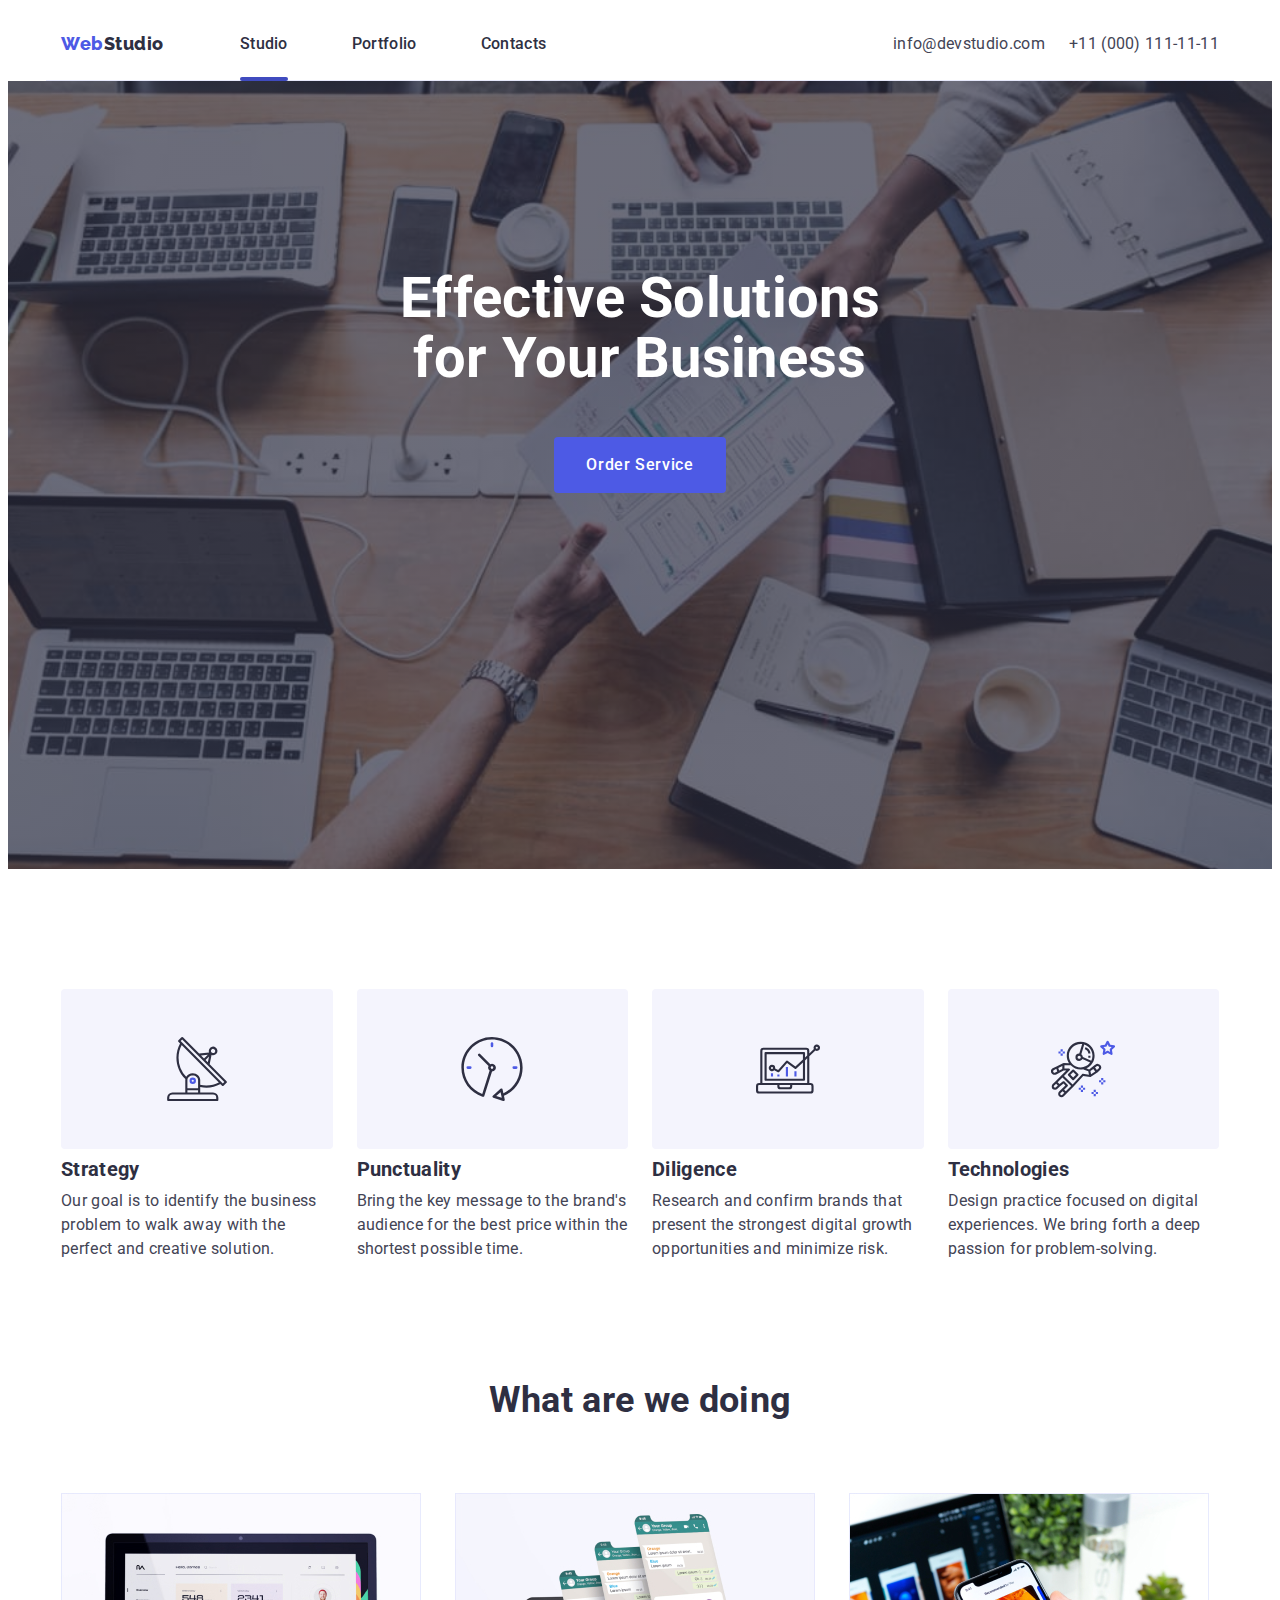
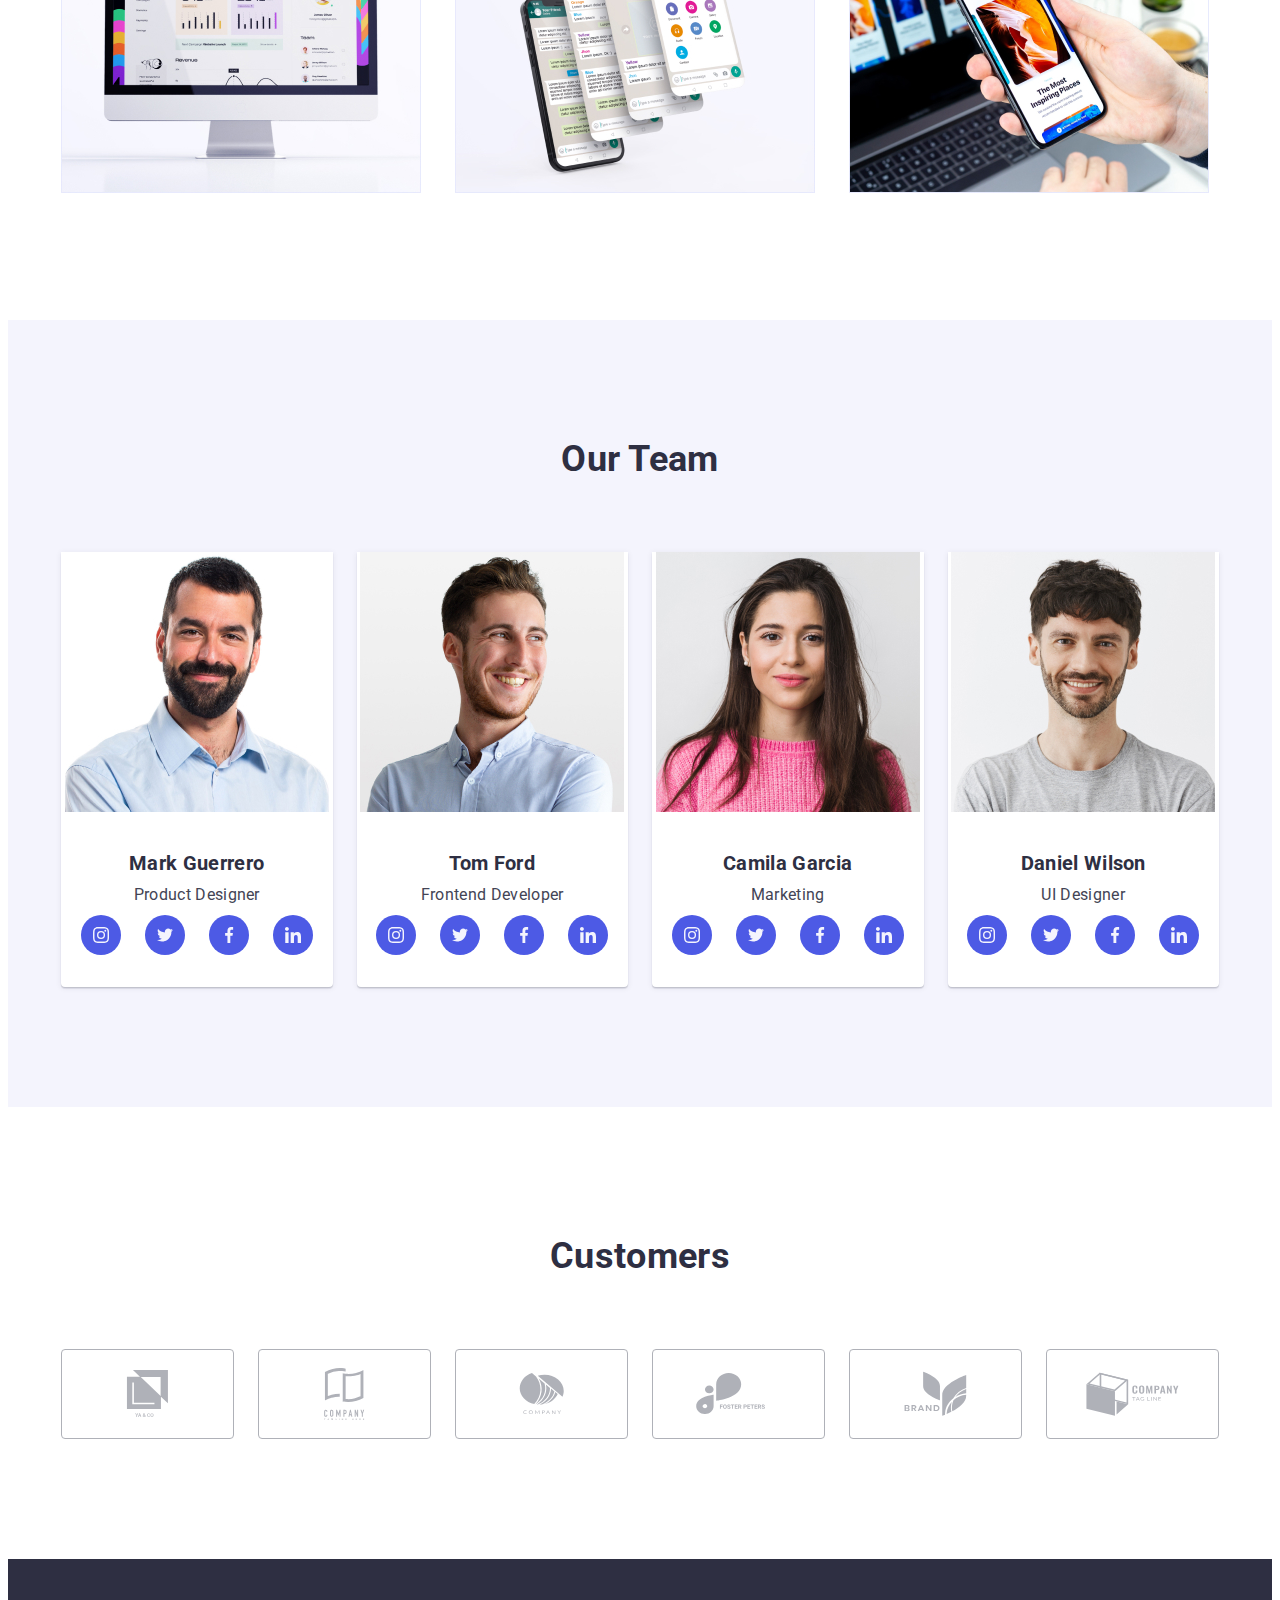
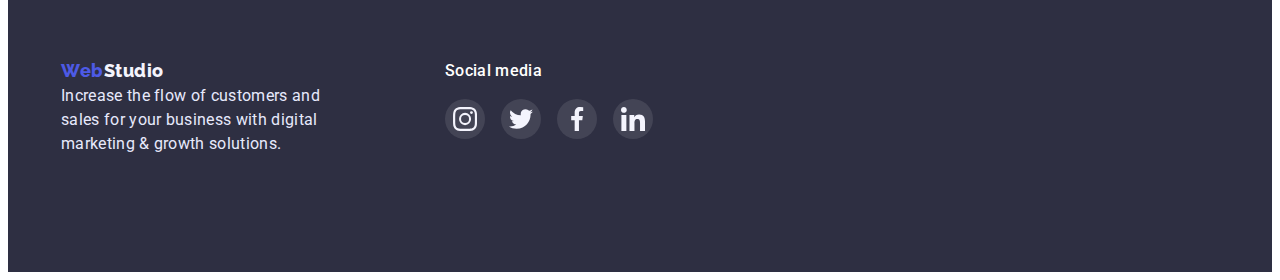
<file: index.html>
<!DOCTYPE html>
<html lang="en">

<head>
    <meta charset="UTF-8">
    <meta http-equiv="X-UA-Compatible" content="IE=edge">
    <meta name="viewport" content="width=device-width, initial-scale=1.0">
    <title>Studio</title>
    <link rel="preconnect" href="https://fonts.googleapis.com">
    <link rel="preconnect" href="https://fonts.gstatic.com" crossorigin>
    <link href="https://fonts.googleapis.com/css2?family=Raleway:wght@800&family=Roboto:wght@400;500;700&display=swap"
        rel="stylesheet">
    <link rel="stylesheet" href="https://cdnjs.cloudflare.com/ajax/libs/modern-normalize/1.1.0/modern-normalize.min.css"
        integrity="sha512-wpPYUAdjBVSE4KJnH1VR1HeZfpl1ub8YT/NKx4PuQ5NmX2tKuGu6U/JRp5y+Y8XG2tV+wKQpNHVUX03MfMFn9Q=="
        crossorigin="anonymous" referrerpolicy="no-referrer" />
    <link rel="stylesheet" href="./css/styles.css" />

</head>

<body>
    <header class="header conteiner navigation ">

        <!-- NAV -->
        <nav class="navigation">
            <a href="./index.html" class="logo"><span class="logoferst">Web</span>Studio</a>
            <ul class="site-nav list">
                <li class="list-item "><a href="./index.html" class="link curent">Studio</a></li>

                <li class="list-item"><a href="./portfolio.html" class="link">Portfolio</a></li>

                <li class="list-item"><a href="" class="link">Contacts</a></li>
            </ul>
        </nav>

        <!-- ADRES -->
        <address class="navigation address">
            <ul class="auth-nav list">
                <li class="list-item"><a href="mailto:info@devstudio.com" class="link">info@devstudio.com</a></li>

                <li class="list-item"><a href="tel:+110001111111" class="link">+11 (000) 111-11-11</a></li>
            </ul>
        </address>
    </header>
    <main>

        <!--HERO  -->
        <section class="hero">
            <h1 class="hero-title">Effective Solutions for Your Business</h1>
            <button type="button" class="hero-btn btn" data-modal-open>Order Service</button>
        </section>


        <!-- PRIORITET AT WORK -->
        <section class="section">
            <div class="conteiner">
                <h2 class="section-title hidden">priorities at work</h2>
                <ul class="list list-prior">

                    <li class="prioritet__item ">
                        <div class="prioritet-icon">
                            <svg class="prioritet-icon-item">
                                <use href="./images/icons.svg#icon-antenna"></use>
                            </svg>
                        </div>
                        <h3 class="subtitle">Strategy</h3>
                        <p>Our goal is to identify the business
                            problem to walk away with the perfect and creative solution.</p>
                    </li>

                    <li class=" prioritet__item ">
                        <div class="prioritet-icon">
                            <svg class="prioritet-icon-item">
                                <use href="./images/icons.svg#icon-clock" class="test-item"></use>
                            </svg>
                        </div>
                        <h3 class="subtitle">Punctuality</h3>
                        <p>Bring the key message to the brand's audience for the best price within the shortest
                            possible
                            time.</p>
                    </li>

                    <li class="prioritet__item">
                        <div class="prioritet-icon">
                            <svg class="prioritet-icon-item">
                                <use href="./images/icons.svg#icon-diagram" class="test-item"></use>
                            </svg>
                        </div>
                        <h3 class="subtitle">Diligence</h3>
                        <p>Research and confirm brands that present the strongest digital growth opportunities
                            and minimize
                            risk.</p>
                    </li>

                    <li class="prioritet__item">
                        <div class="prioritet-icon">
                            <svg class="prioritet-icon-item">
                                <use href="./images/icons.svg#icon-astronaut" class="test-item"></use>
                            </svg>
                        </div>
                        <h3 class="subtitle">Technologies</h3>
                        <p>Design practice focused on digital experiences. We bring forth a deep passion for
                            problem-solving.</p>
                    </li>
                </ul>
            </div>
        </section>


        <!-- WHAT ARE WE DOING -->
        <section class="section bottom">
            <div class="conteiner">
                <h2 class="section-title">What are we doing</h2>
                <ul class="list list-fotowork ">

                    <li class="fotowork-item"><img src="./images/computer.jpg" alt="computer" width="360" height="300">
                    </li>

                    <li class="fotowork-item"><img src="./images/phone.jpg" alt="phone" width="360" height="300"></li>

                    <li class="fotowork-item"><img src="./images/computerandphone.jpg" alt="computerandphone"
                            width="360" height="300"></li>
                </ul>
            </div>
        </section>


        <!-- OUR TEAM -->
        <section class="team-section section">
            <div class="conteiner">
                <h2 class="section-title">Our Team</h2>
                <ul class="list list-team">

                    <li class="item">
                        <img src="./images/markguerrero.jpg" alt="Mark Guerrero" class="teamcard" width="264"
                            height="260">
                        <div class="cont-text-team">
                            <h3 class="subtitle">Mark Guerrero</h3>
                            <p class="text-team">Product Designer</p>
                            <ul class="list list-icon">
                                <li>
                                    <a href="#" class="linc-icon">
                                        <svg class="cont-icon-team">
                                            <use href="./images/icons.svg#icon-instagram"></use>
                                        </svg>
                                    </a>
                                </li>
                                <li>
                                    <a href="#" class="linc-icon">
                                        <svg class="cont-icon-team">
                                            <use href="./images/icons.svg#icon-twitter"></use>
                                        </svg>
                                    </a>
                                </li>
                                <li>
                                    <a href="#" class="linc-icon">
                                        <svg class="cont-icon-team">
                                            <use href="./images/icons.svg#icon-facebook"></use>
                                        </svg>
                                    </a>
                                </li>
                                <li>
                                    <a href="#" class="linc-icon">
                                        <svg class="cont-icon-team">
                                            <use href="./images/icons.svg#icon-linkedin"></use>
                                        </svg>
                                    </a>
                                </li>


                            </ul>
                        </div>

                    </li>

                    <li class="item">
                        <img src="./images/tomford.jpg" alt="Tom Ford" class="teamcard" width="264" height="260">
                        <div class="cont-text-team">
                            <h3 class="subtitle">Tom Ford</h3>
                            <p class="text-team">Frontend Developer</p>
                            <ul class="list list-icon">
                                <li>
                                    <a href="#" class="linc-icon">
                                        <svg class="cont-icon-team">
                                            <use href="./images/icons.svg#icon-instagram"></use>
                                        </svg>
                                    </a>
                                </li>
                                <li>
                                    <a href="#" class="linc-icon">
                                        <svg class="cont-icon-team">
                                            <use href="./images/icons.svg#icon-twitter"></use>
                                        </svg>
                                    </a>
                                </li>
                                <li>
                                    <a href="#" class="linc-icon">
                                        <svg class="cont-icon-team">
                                            <use href="./images/icons.svg#icon-facebook"></use>
                                        </svg>
                                    </a>
                                </li>
                                <li>
                                    <a href="#" class="linc-icon">
                                        <svg class="cont-icon-team">
                                            <use href="./images/icons.svg#icon-linkedin"></use>
                                        </svg>
                                    </a>
                                </li>


                            </ul>
                        </div>

                    </li>

                    <li class="item ">
                        <img src="./images/camilagarcia.jpg" alt="Camila Garcia" class="teamcard" width="264"
                            height="260">
                        <div class="cont-text-team">
                            <h3 class="subtitle">Camila Garcia</h3>
                            <p class="text-team">Marketing</p>
                            <ul class="list list-icon">
                                <li>
                                    <a href="#" class="linc-icon">
                                        <svg class="cont-icon-team">
                                            <use href="./images/icons.svg#icon-instagram"></use>
                                        </svg>
                                    </a>
                                </li>
                                <li>
                                    <a href="#" class="linc-icon">
                                        <svg class="cont-icon-team">
                                            <use href="./images/icons.svg#icon-twitter"></use>
                                        </svg>
                                    </a>
                                </li>
                                <li>
                                    <a href="#" class="linc-icon">
                                        <svg class="cont-icon-team">
                                            <use href="./images/icons.svg#icon-facebook"></use>
                                        </svg>
                                    </a>
                                </li>
                                <li>
                                    <a href="#" class="linc-icon">
                                        <svg class="cont-icon-team">
                                            <use href="./images/icons.svg#icon-linkedin"></use>
                                        </svg>
                                    </a>
                                </li>


                            </ul>
                        </div>


                    </li>

                    <li class="item ">
                        <img src="./images/danielwilson.jpg" alt="Daniel Wilson" class="teamcard" width="264"
                            height="260">
                        <div class="cont-text-team">
                            <h3 class="subtitle">Daniel Wilson</h3>
                            <p class="text-team">UI Designer</p>
                            <ul class="list list-icon">
                                <li>
                                    <a href="#" class="linc-icon">
                                        <svg class="cont-icon-team">
                                            <use href="./images/icons.svg#icon-instagram"></use>
                                        </svg>
                                    </a>
                                </li>
                                <li>
                                    <a href="#" class="linc-icon">
                                        <svg class="cont-icon-team">
                                            <use href="./images/icons.svg#icon-twitter"></use>
                                        </svg>
                                    </a>
                                </li>
                                <li>
                                    <a href="#" class="linc-icon">
                                        <svg class="cont-icon-team">
                                            <use href="./images/icons.svg#icon-facebook"></use>
                                        </svg>
                                    </a>
                                </li>
                                <li>
                                    <a href="#" class="linc-icon">
                                        <svg class="cont-icon-team">
                                            <use href="./images/icons.svg#icon-linkedin"></use>
                                        </svg>
                                    </a>
                                </li>


                            </ul>
                        </div>

                    </li>
                </ul>
            </div>
        </section>

        <!-- Customers -->
        <section class="section-customers">
            <div class="conteiner">
                <h2 class="section-title">Customers</h2>
                <ul class="list">
                    <li class="customers-item">
                        <a href="" class="customers-link">
                            <svg class="customers-icon-yaco">
                                <use href="./images/icons.svg#icon-yaco"></use>
                            </svg>
                        </a>
                    </li>
                    <li class="customers-item">
                        <a href="" class="customers-link">
                            <svg class="customers-icon-companytaglinehere">
                                <use href="./images/icons.svg#icon-companytaglinehere"></use>
                            </svg>
                        </a>
                    </li>
                    <li class="customers-item">
                        <a href="" class="customers-link">
                            <svg class="customers-icon-company">
                                <use href="./images/icons.svg#icon-company"></use>
                            </svg>
                        </a>
                    </li>
                    <li class="customers-item">
                        <a href="" class="customers-link">
                            <svg class="customers-icon-fosterpeters">
                                <use href="./images/icons.svg#icon-fosterpeters"></use>
                            </svg>
                        </a>
                    </li>
                    <li class="customers-item">
                        <a href="" class="customers-link">
                            <svg class="customers-icon-brand">
                                <use href="./images/icons.svg#icon-brand"></use>
                            </svg>
                        </a>
                    </li>
                    <li class="customers-item">
                        <a href="" class="customers-link">
                            <svg class="customers-icon-companytagline">
                                <use href="./images/icons.svg#icon-companytagline"></use>
                            </svg>
                        </a>
                    </li>

                </ul>
            </div>
        </section>



    </main>

    <!-- FOOTER -->
    <footer class="page-footer ">
        <div class="conteiner conteiner-footer">
            <div class="logo-footer logo-text-footer">
                <a href="./index.html" class="logo logo-footer"><span class="logoferst">Web</span>Studio</a>
                <p class="text-footer">Increase the flow of customers and
                    sales for your business with digital
                    marketing & growth
                    solutions.</p>
            </div>
            <div class="social-media logo-text-footer">
                <p class="text-footer-social">Social media</p>

                <ul class="list-icon-footer">
                    <li class="item-icon-footer">
                        <a href="" class="linc-icon-footer">
                            <svg class="cont-icon-footer">
                                <use href="./images/icons.svg#icon-instagram"></use>
                            </svg>
                        </a>
                    </li>
                    <li class="item-icon-footer">
                        <a href="" class="linc-icon-footer">
                            <svg class="cont-icon-footer">
                                <use href="./images/icons.svg#icon-twitter"></use>
                            </svg>
                        </a>
                    </li>
                    <li class="item-icon-footer">
                        <a href="" class="linc-icon-footer">
                            <svg class="cont-icon-footer">
                                <use href="./images/icons.svg#icon-facebook"></use>
                            </svg>
                        </a>
                    </li>
                    <li class="item-icon-footer">
                        <a href="" class="linc-icon-footer">
                            <svg class="cont-icon-footer">
                                <use href="./images/icons.svg#icon-linkedin"></use>
                            </svg>
                        </a>
                    </li>

                </ul>

            </div>
        </div>
    </footer>
    <!-- Modal -->
    <div class="backdrop is-hidden" data-modal>
        <div class="modal">
            <button type="button" class="modal-close-btn" data-modal-close>
                <svg class="modal-close-btn-icon">
                    <use href="./images/icons.svg#icon-close-modal"></use>
                </svg>
            </button>
        </div>
    </div>

    <script src="./js/modal.js"></script>
</body>

</html>
</file>
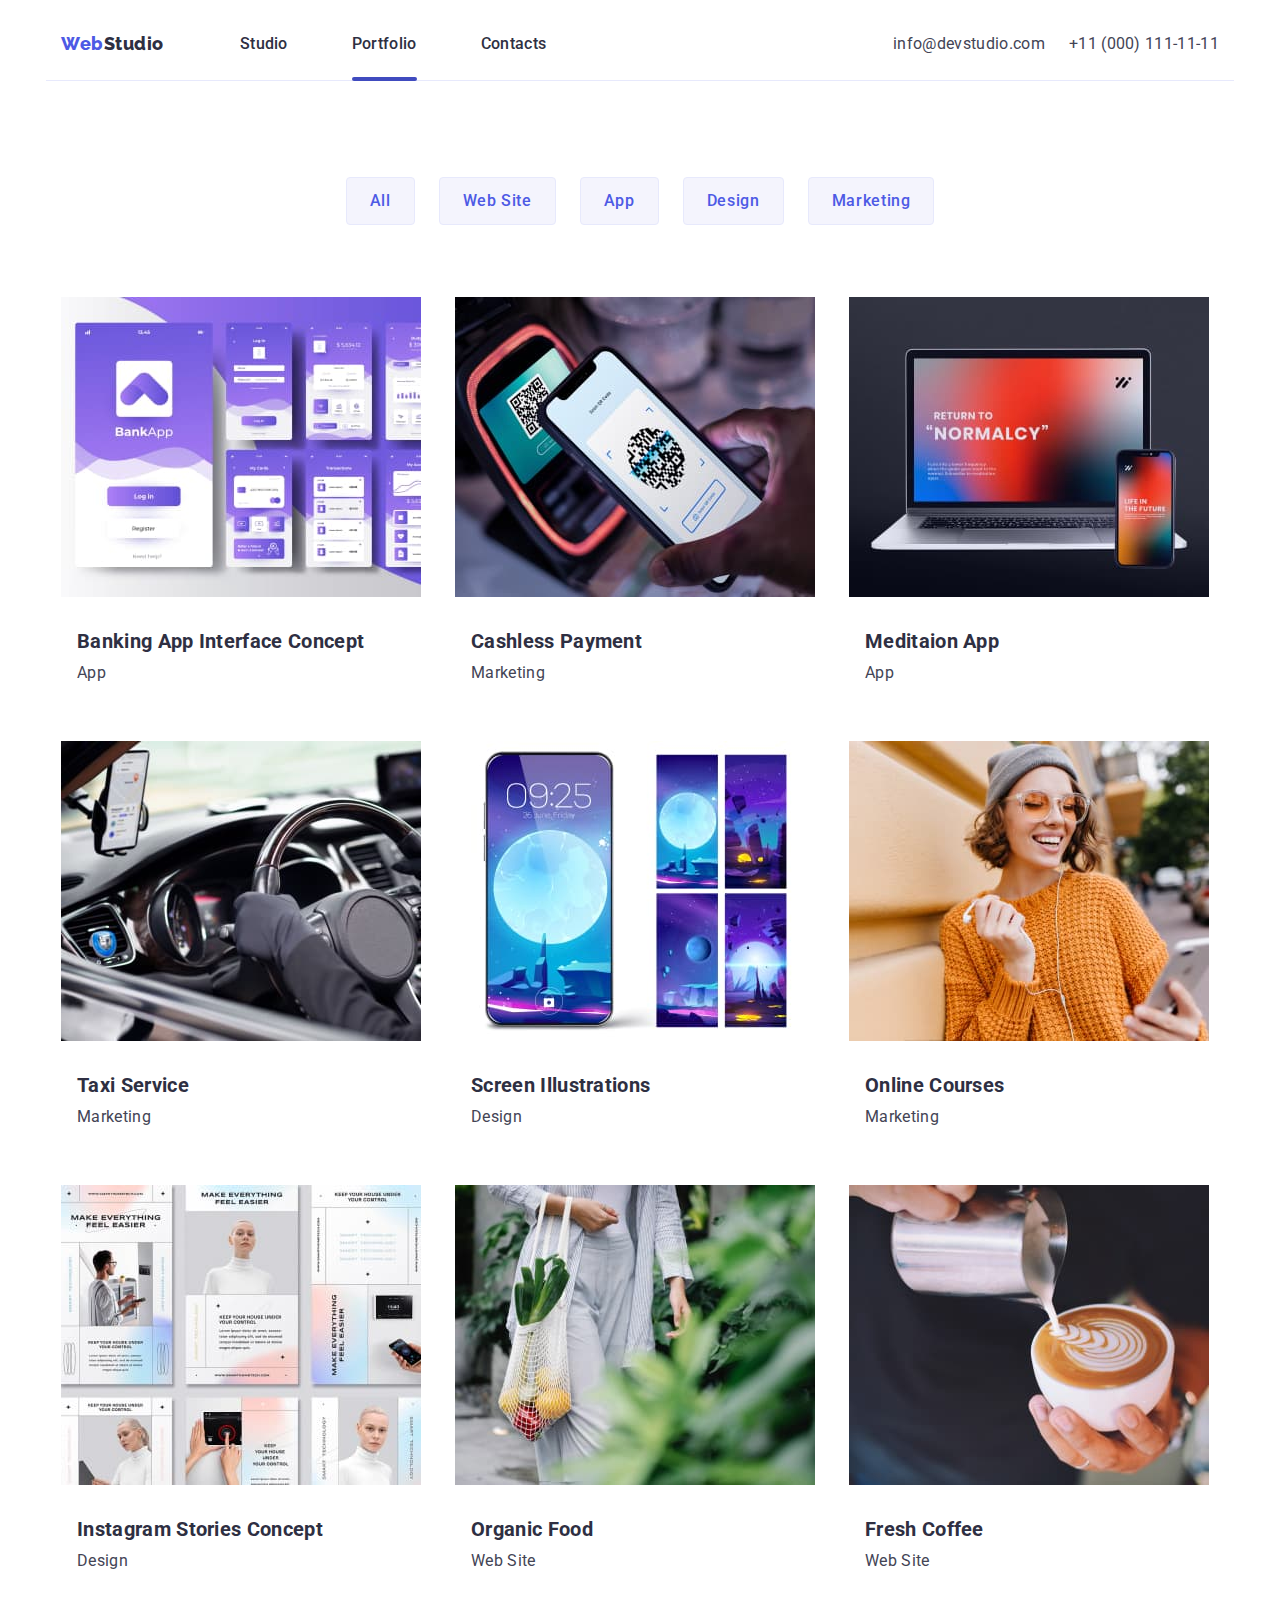
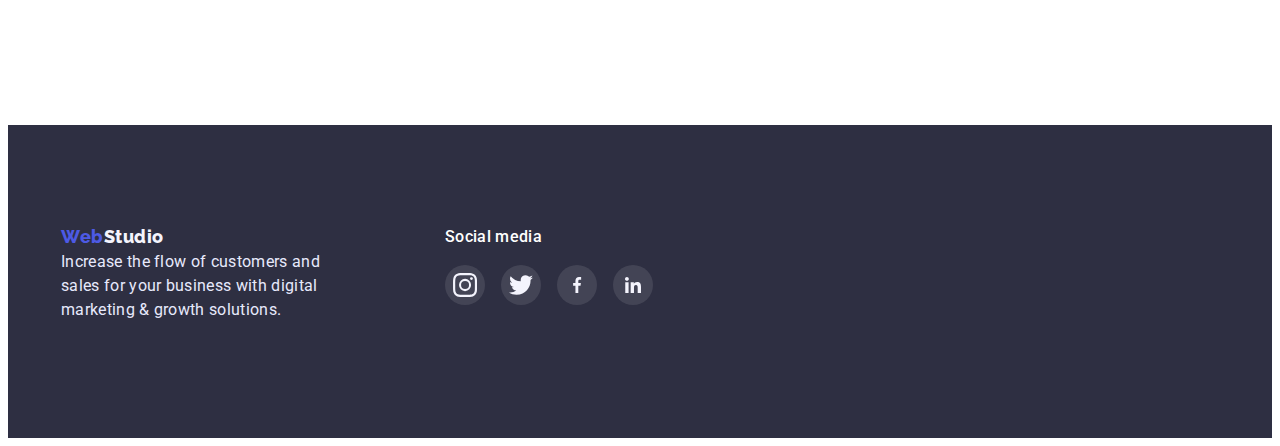
<file: portfolio.html>
<!DOCTYPE html>
<html lang="en">

<head>
    <meta charset="UTF-8">
    <meta http-equiv="X-UA-Compatible" content="IE=edge">
    <meta name="viewport" content="width=device-width, initial-scale=1.0">
    <title>Portfolio</title>
    <link rel="preconnect" href="https://fonts.googleapis.com">
    <link rel="preconnect" href="https://fonts.gstatic.com" crossorigin>
    <link href="https://fonts.googleapis.com/css2?family=Raleway:wght@800&family=Roboto:wght@400;500;700&display=swap"
        rel="stylesheet">
    <link rel="stylesheet" href="https://cdnjs.cloudflare.com/ajax/libs/modern-normalize/1.1.0/modern-normalize.min.css"
        integrity="sha512-wpPYUAdjBVSE4KJnH1VR1HeZfpl1ub8YT/NKx4PuQ5NmX2tKuGu6U/JRp5y+Y8XG2tV+wKQpNHVUX03MfMFn9Q=="
        crossorigin="anonymous" referrerpolicy="no-referrer" />
    <link rel="stylesheet" href="./css/styles.css" />
</head>

<body>
    <header class="header conteiner navigation ">

        <!-- NAV -->
        <nav class="navigation">
            <a href="./index.html" class="logo"><span class="logoferst">Web</span>Studio</a>
            <ul class="site-nav list">
                <li class="list-item"><a href="./index.html" class="link">Studio</a></li>

                <li class="list-item"><a href="./portfolio.html" class="link curent">Portfolio</a></li>

                <li class="list-item"><a href="" class="link">Contacts</a></li>

            </ul>
        </nav>

        <!-- ADRES -->
        <address class="navigation address">
            <ul class="auth-nav list">
                <li class="list-item"><a href="mailto:info@devstudio.com" class="link">info@devstudio.com</a></li>

                <li class="list-item"><a href="tel:+110001111111" class="link">+11 (000) 111-11-11</a></li>
            </ul>
        </address>
    </header>

    <main>
        <!-- FILTER BUTTON -->
        <section class="section-filter">
            <div class="conteiner">
                <h1 class="section-title hidden">Our Work</h1>
                <ul class="filter list">
                    <li class="filter-item"><button type="button" class="section-btn section-btn-ferst btn">All</button>
                    </li>

                    <li class="filter-item"><button type="button" class="section-btn section-btn-second btn">Web
                            Site</button></li>

                    <li class="filter-item"><button type="button" class="section-btn section-btn-third btn">App</button>
                    </li>

                    <li class="filter-item"><button type="button"
                            class="section-btn section-btn-fourth btn">Design</button></li>

                    <li class="filter-item"><button type="button"
                            class="section-btn section-btn-fifth btn">Marketing</button></li>
                </ul>


                <ul class="list list-result ">
                    <li class="item">
                        <a href="" class="link list-result-link ">
                            <div class="wrapper">
                                <img src="./images/bankingappcontent.jpg" alt="Banking App Interface Concept"
                                    class="workcard" width="360" height="320">
                                <p class="textfon">14 Stylish and User-Friendly App Design Concepts · Task Manager App ·
                                    Calorie Tracker App
                                    ·Exotic Fruit Ecommerce App · Cloud Storage App</p>
                            </div>

                            <div class="border">
                                <h2 class="subtitle">Banking App Interface Concept</h2>
                                <p>App</p>
                            </div>

                        </a>
                    </li>

                    <li class="item">
                        <a href="" class="link list-result-link">
                            <div class="wrapper">
                                <img src="./images/cashlesspayment.jpg" alt="Cashless Payment" class="workcard"
                                    width="360" height="300">
                                <p class="textfon">14 Stylish and User-Friendly App Design Concepts · Task Manager App ·
                                    Calorie Tracker App
                                    ·
                                    Exotic Fruit Ecommerce App · Cloud Storage App</p>
                            </div>

                            <div class="border">
                                <h2 class="subtitle">Cashless Payment</h2>
                                <p>Marketing</p>
                            </div>
                            <!-- <p class="textfon">14 Stylish and User-Friendly App Design Concepts · Task Manager App ·
                                Calorie Tracker App
                                ·
                                Exotic Fruit Ecommerce App · Cloud Storage App</p> -->
                        </a>
                    </li>

                    <li class="item">
                        <a href="" class="link list-result-link">
                            <div class="wrapper">
                                <img src="./images/meditaionapp.jpg" alt="Meditaion App" class="workcard" width="360"
                                    height="300">
                                <p class="textfon">14 Stylish and User-Friendly App Design Concepts · Task Manager App ·
                                    Calorie Tracker App
                                    ·
                                    Exotic Fruit Ecommerce App · Cloud Storage App</p>
                            </div>

                            <div class="border">
                                <h2 class="subtitle">Meditaion App</h2>
                                <p>App</p>
                            </div>
                            <!-- <p class="textfon">14 Stylish and User-Friendly App Design Concepts · Task Manager App ·
                                Calorie Tracker App
                                ·
                                Exotic Fruit Ecommerce App · Cloud Storage App</p> -->
                        </a>
                    </li>

                    <li class="item">
                        <a href="" class="link list-result-link">
                            <div class="wrapper">
                                <img src="./images/taxiservic.jpg" alt="Taxi Service" class="workcard" width="360"
                                    height="300">
                                <p class="textfon">14 Stylish and User-Friendly App Design Concepts · Task Manager App ·
                                    Calorie Tracker App
                                    ·
                                    Exotic Fruit Ecommerce App · Cloud Storage App</p>
                            </div>

                            <div class="border">
                                <h2 class="subtitle">Taxi Service</h2>
                                <p>Marketing</p>
                            </div>
                            <!-- <p class="textfon">14 Stylish and User-Friendly App Design Concepts · Task Manager App ·
                                Calorie Tracker App
                                ·
                                Exotic Fruit Ecommerce App · Cloud Storage App</p> -->
                        </a>
                    </li>

                    <li class="item">
                        <a href="" class="link list-result-link">
                            <div class="wrapper">
                                <img src="./images/screenillustrations.jpg" alt="Screen Illustrations" class="workcard"
                                    width="360" height="300">
                                <p class="textfon">14 Stylish and User-Friendly App Design Concepts · Task Manager App ·
                                    Calorie Tracker App
                                    ·
                                    Exotic Fruit Ecommerce App · Cloud Storage App</p>
                            </div>

                            <div class="border">
                                <h2 class="subtitle">Screen Illustrations</h2>
                                <p>Design</p>
                            </div>

                        </a>
                    </li>

                    <li class="item">
                        <a href="" class="link list-result-link">
                            <div class="wrapper">
                                <img src="./images/onlinecourses.jpg" alt="Online Courses" class="workcard" width="360"
                                    height="300">
                                <p class="textfon">14 Stylish and User-Friendly App Design Concepts · Task Manager App ·
                                    Calorie Tracker App· Exotic Fruit Ecommerce App · Cloud Storage App </p>
                            </div>

                            <div class="border">
                                <h2 class="subtitle">Online Courses</h2>
                                <p>Marketing</p>
                            </div>

                        </a>
                    </li>

                    <li class="item">
                        <a href="" class="link list-result-link">
                            <div class="wrapper">
                                <img src="./images/instagramconcept.jpg" alt="Instagram Stories Concept"
                                    class="workcard" width="360" height="300">
                                <p class="textfon">14 Stylish and User-Friendly App Design Concepts · Task Manager App ·
                                    Calorie Tracker App
                                    ·
                                    Exotic Fruit Ecommerce App · Cloud Storage App</p>
                            </div>
                            <div class="border">
                                <h2 class="subtitle">Instagram Stories Concept</h2>
                                <p>Design</p>
                            </div>
                            <!-- <p class="textfon">14 Stylish and User-Friendly App Design Concepts · Task Manager App ·
                                Calorie Tracker App
                                ·
                                Exotic Fruit Ecommerce App · Cloud Storage App</p> -->
                        </a>
                    </li>

                    <li class="item">
                        <a href="" class="link list-result-link">
                            <div class="wrapper">
                                <img src="./images/organicfood.jpg" alt="Organic Food" class="workcard" width="360"
                                    height="300">
                                <p class="textfon">14 Stylish and User-Friendly App Design Concepts · Task Manager App ·
                                    Calorie Tracker App
                                    ·
                                    Exotic Fruit Ecommerce App · Cloud Storage App</p>
                            </div>
                            <div class="border">
                                <h2 class="subtitle">Organic Food</h2>
                                <p>Web Site</p>
                            </div>
                            <!-- <p class="textfon">14 Stylish and User-Friendly App Design Concepts · Task Manager App ·
                                Calorie Tracker App
                                ·
                                Exotic Fruit Ecommerce App · Cloud Storage App</p> -->
                        </a>
                    </li>

                    <li class="item">
                        <a href="" class="link list-result-link">
                            <div class="wrapper">
                                <img src="./images/freshcoffe.jpg" alt="Fresh Coffee" class="workcard" width="360"
                                    height="300">
                                <p class="textfon">14 Stylish and User-Friendly App Design Concepts · Task Manager App ·
                                    Calorie Tracker App
                                    ·
                                    Exotic Fruit Ecommerce App · Cloud Storage App</p>
                            </div>

                            <div class="border">
                                <h2 class="subtitle">Fresh Coffee</h2>
                                <p>Web Site</p>
                            </div>

                        </a>
                    </li>
                </ul>
            </div>
        </section>
    </main>


    <!-- FOOTER -->
    <footer class="page-footer ">
        <div class="conteiner conteiner-footer">
            <div class="logo-footer logo-text-footer">
                <a href="./index.html" class="logo logo-footer"><span class="logoferst">Web</span>Studio</a>
                <p class="text-footer">Increase the flow of customers and
                    sales for your business with digital
                    marketing & growth
                    solutions.</p>
            </div>
            <div class="social-media logo-text-footer">
                <p class="text-footer-social">Social media</p>

                <ul class="list-icon-footer">
                    <li class="item-icon-footer">
                        <a href="" class="linc-icon-footer">
                            <svg class="cont-icon-footer">
                                <use href="./images/icons.svg#icon-instagram"></use>
                            </svg>
                        </a>
                    </li>
                    <li class="item-icon-footer">
                        <a href="" class="linc-icon-footer">
                            <svg class="cont-icon-footer">
                                <use href="./images/icons.svg#icon-twitter"></use>
                            </svg>
                        </a>
                    </li>
                    <li class="item-icon-footer">
                        <a href="" class="linc-icon-footer">
                            <svg class="cont-icon-team">
                                <use href="./images/icons.svg#icon-facebook"></use>
                            </svg>
                        </a>
                    </li>
                    <li class="item-icon-footer">
                        <a href="" class="linc-icon-footer">
                            <svg class="cont-icon-team">
                                <use href="./images/icons.svg#icon-linkedin"></use>
                            </svg>
                        </a>
                    </li>

                </ul>

            </div>
        </div>
    </footer>


</body>

</html>
</file>
<file: css/styles.css>
/* color */
/* первичний цвет фона #FFFFFF */
/* вторичній цвет фона #F4F4FD*/
/* цвет footer #2E2F42 */
/* Logo, button Акцент-  #4D5AE5*/
/* menu, h3, h2 nav-#2E2F42 */
/* adress, p, - #434455*/


/* Text */
/* Logo- Raleway */
/* Roboto */

:root{
--body-color:#FFFFFF;
--main-text-color:#434455;
--hover-focus-color:#404BBF;
--ferstlogo-btn-color:#4D5AE5;
--logo-nav-footer-color:#2E2F42;
--fonbtn-fonsect-logofooter-color:#F4F4FD;
--textfooter-color:#E7E9FC;
--hero-fon-color:#2E2F42;
--custumer-fon:#AFB1B8;
--transit:250ms cubic-bezier(0.4, 0, 0.2, 1);
}
.conteiner{
    margin: 0 auto;
    max-width: 1158px;
    padding: 0 15px;
    /* background-color: #b6b7b9; */
    
    
}
.header{
    border-bottom: 1px solid var(--textfooter-color);
}

body {
    background-color: var(--body-color);
    color: var(--main-text-color);
    font-family: Roboto, sans-serif;
    letter-spacing: 0.02em;
    font-size: 16px;
    line-height: 1.5;
      
}
/* h1,h2,h3, p{
    margin: 0;
    padding: 0;
} */

.list{
    display: flex;
    padding: 0;
    margin: 0;
    list-style: none;
    gap: 24px;
    flex-wrap: wrap;
    /* outline: 1px solid; */
}

.btn{
 border-radius: 4px;
border: 1px solid transparent;

    letter-spacing: 0.04em;
    font-family: inherit;
    font-weight: 500;
    font-size: 16px;
    line-height: 1.5;
    text-align: center;
    cursor: pointer;
}

.hidden {
    
            position: absolute;
            width: 1px;
            height: 1px;
            margin: -1px;
            border: 0;
            padding: 0;
            white-space: nowrap;
            clip-path: inset(100%);
            clip: rect(0 0 0 0);
            overflow: hidden;
        
}

.link{
text-decoration: none;
}

.list-item{
    position: relative;
}


.curent::after{
position: absolute;
content: '';
border-bottom: 4px solid var(--hover-focus-color);
border-radius: 2px;
   width: 100%;
   bottom:-1px;
   left: 0;
}

.navigation{
    display: flex;
    align-items: center;
}

p{
    margin-top: 0;
    margin-bottom: 0;
    color:var(--main-text-color);
}

/* .list-team .subtitle{
    padding-top: 32px;
} */
/* .teamcard, .workcard{
    margin-bottom: 32px;
} */



/* NAW AND FOOTER */
.logo{
    color:var(--logo-nav-footer-color);
    font-family: Raleway, sans-serif;
    letter-spacing: 0.03em;
    font-weight: 800;
    font-size: 18px;
    line-height: 1.33;
    text-decoration: none;
}
.logoferst{
    color:var(--ferstlogo-btn-color);

}


/* Site nav */
.site-nav{
    margin-left: 76px;
}
.site-nav .list-item:not(:last-child){
    margin-right: 40px;
}
.site-nav .link{
 display: block;
 padding-top: 24px;
 padding-bottom: 24px;

 color:var(--logo-nav-footer-color);
 font-weight: 500;
 font-size: 16px;
 line-height: 1.5;  

transition: color var(--transit);
}

.site-nav .link:hover, 
.site-nav .link:focus{
    
 color: var(--hover-focus-color);
 
}



/* Auth nav */

.address{
    margin-left: auto;
}
.auth-nav {
    display: flex;
    
}

.auth-nav .link{
 display: block;
 padding-top: 24px;
 padding-bottom: 24px;

 color:var(--main-text-color);
 line-height: 1.5;
 font-style: normal;    

transition: color var(--transit);
}

.auth-nav .link:hover, 
.auth-nav .link:focus
{
    color: var(--hover-focus-color);
}


/* hero */
.hero{
height: 600px;
max-width: 1440px;
padding-top: 188px;
margin-left: auto;
margin-right: auto;


 background-color: var(--logo-nav-footer-color);
 background-image:linear-gradient(to right, rgba(46, 47, 66, 0.7), rgba(46, 47, 66, 0.7)), URL('../images/heroimg.jpg');
 background-repeat: no-repeat;
 background-position: center;
 background-size: cover;
 text-align: center;  
}

.hero-title{   
    color:var(--body-color); 
    font-size: 56px;
    line-height: 1.07;
    max-width: 496px;
    margin: 0 auto 48px;
}


/* Button Studio */
/* Button Hero */
.hero-btn{
min-width: 169px;
padding-left:  31px;
padding-right: 31px;
min-height: 56px;
margin-bottom: 188px;
transition: background-color var(--transit);
background-color: var(--ferstlogo-btn-color);
color: var(--body-color);

}

.hero-btn:hover {
    background-color: var(--hover-focus-color);
}


/* section */
.subtitle{
margin-top: 0;
margin-bottom: 8px;

color: var(--logo-nav-footer-color);
font-size: 20px;
line-height: 1.2;
}

.section{
    padding-top: 120px;
    /* margin-top: 120px; */
}

.bottom{
    padding-bottom: 120px;
}




.section-title{
margin-top: 0;
margin-bottom: 72px;

    color:var(--logo-nav-footer-color);
    /* font-weight: 700; */
    font-size: 36px;
    line-height: 1.11;
    text-align: center;  
}



.fotowork-item{
    flex-basis: calc((100% - 48px)/3);
}




.team-section {
padding-top: 120px;
padding-bottom: 120px;

    background-color: var(--fonbtn-fonsect-logofooter-color);
}

.list-team .item {
    flex-basis: calc((100% - 72px)/4);
    justify-content: space-between;
    text-align: center;
    background-color: var(--body-color);
    box-shadow: 0px 1px 6px rgba(46, 47, 66, 0.08), 0px 1px 1px rgba(46, 47, 66, 0.16), 0px 2px 1px rgba(46, 47, 66, 0.08);
    border-radius: 0px 0px 4px 4px;
}
/* .list-team .subtitle{
    padding-top:32px;
} */

.cont-text-team{
    padding: 32px 16px;
    
    
}

.list-icon{
    /* display: flax; */
    justify-content: center;
    margin-top: 8px;
}

.linc-icon {
    display: flex;
    justify-content: center;
    align-items: center;
    background-color: var(--ferstlogo-btn-color);
    border-radius: 50%;
    width: 40px;
    height: 40px;
transition: background-color var(--transit);
}
.linc-icon:hover,
.linc-icon:focus{
    background-color: var(--hover-focus-color);
}

/* .linc-icon:hover .cont-icon-team,
.linc-icon:focus .cont-icon-team {
    fill: var(--fonbtn-fonsect-logofooter-color);
    
} */



.cont-icon-team {

    width: 16px;
    height: 16px;
    fill: var(--fonbtn-fonsect-logofooter-color);
}


.prioritet__item{
    flex-basis: calc((100% - 72px)/4);
min-width: 250px;
}

.prioritet-icon{
    background-color: var(--fonbtn-fonsect-logofooter-color);
    text-align: center;
    padding-top: 24px;
    padding-bottom: 24px;
    border-radius: 4px;
    margin-bottom: 8px;
    height: 112px;
    display: flex;
    justify-content: center;
    align-items: center;
}


.prioritet-icon-item{
    width: 64px;
    height: 64px;
    display: block;
    
}



.section-customers{
    padding-top: 130px;
    padding-bottom: 120px;
}




.customers-item{
    flex-basis: calc((100% - 120px)/6);
    min-width: 168px;
}

.customers-link{
    display: flex;
    justify-content: center;
    align-items: center;
    
    height: 88px;
    border: 1px solid var(--custumer-fon);
    border-radius: 4px;
    transition: border var(--transit);
    
}

.customers-link:hover,
.customers-link:focus{
border: 1px solid var(--hover-focus-color);
}

.customers-icon-yaco {
    /* width: 41px; */
    height: 46.97px;
    fill: var(--custumer-fon);
    transition: fill var(--transit);
}

.customers-link:hover .customers-icon-yaco,
.customers-link:focus .customers-icon-yaco
{
  fill:var(--hover-focus-color);
}




.customers-icon-companytaglinehere{
    /* width: 40; */
    height: 52px;
    fill: var(--custumer-fon);
    transition: fill var(--transit);
}

.customers-link:hover .customers-icon-companytaglinehere,
.customers-link:focus .customers-icon-companytaglinehere {
    fill:  var(--hover-focus-color);
}



.customers-icon-company{
    /* width: 44px; */
    height: 41px;
    fill: var(--custumer-fon);
    transition: fill var(--transit);
}

.customers-link:hover .customers-icon-company,
.customers-link:focus .customers-icon-company {
    fill:  var(--hover-focus-color);
}





.customers-icon-fosterpeters{
    /* width: 84px; */
    height: 41px;
    fill: var(--custumer-fon);
    transition: fill var(--transit);
}

.customers-link:hover .customers-icon-fosterpeters,
.customers-link:focus .customers-icon-fosterpeters {
    fill:  var(--hover-focus-color);
}



.customers-icon-brand{
    /* width: 63px; */
    height: 45px;
    fill: var(--custumer-fon);
    transition: fill var(--transit);
}

.customers-link:hover .customers-icon-brand,
.customers-link:focus .customers-icon-brand {
    fill:  var(--hover-focus-color);
}


.customers-icon-companytagline{
    /* width: 94px; */
    height: 44px;
    fill: var(--custumer-fon);
    transition: fill var(--transit);
}

.customers-link:hover .customers-icon-companytagline,
.customers-link:focus .customers-icon-companytagline {
    fill:  var(--hover-focus-color);
}






/* button Portfolio */

.filter{
    justify-content: center;
    
}



.section-btn{
    min-height: 48px;
    padding-left: 23px;
    padding-right: 23px;
    

    background-color: var(--fonbtn-fonsect-logofooter-color);
    color:var(--ferstlogo-btn-color);
    border-color: var(--textfooter-color); 
    box-shadow: none;

    transition: background-color var(--transit), 
    color var(--transit),
    box-shadow var(--transit);

}

.section-btn:hover, 
.section-btn:focus{
    background-color: var(--hover-focus-color);
   
    color: var(--body-color);
    
    box-shadow: 0px 3px 1px rgba(0, 0, 0, 0.1), 0px 2px 1px rgba(0, 0, 0, 0.08), 0px 2px 2px rgba(0, 0, 0, 0.12);
    
}

.section-btn-ferst{
    min-width: 69px;
}
.section-btn-second {
    min-width: 116px;
}

.section-btn-third {
    min-width: 79px;
}

.section-btn-fourth{
    min-width: 101px;
}

.section-btn-fifth{
    min-width: 126px;
}

.section-filter{
    padding-top: 96px;
    padding-bottom: 120px
}



.list-result{
    margin-top: 72px;
    
}

.list-result .item{
flex-basis: calc((100% - 48px)/3);
box-shadow: none;
transition: box-shadow var(--transit);

}

.list-result .item:hover{
box-shadow: 0px 1px 6px rgba(46, 47, 66, 0.08), 
0px 1px 1px rgba(46, 47, 66, 0.16), 
0px 2px 1px rgba(46, 47, 66, 0.08);
}

.list-result .border{
    padding: 32px 16px;
    
}



.list-result-link:hover .textfon,
.list-result-link:focus .textfon{
transform: translate(0, 0);
}


.textfon{
    
    position: absolute;
    top:0;
    left: 0;
    transform: translate(0,100%);
    transition: transform var(--transit);
    width: 100%;
    height: 100%;
    overflow: auto;
    padding-top: 40px;
    padding-left: 32px;
    padding-right: 32px;
    line-height: 1.5;
    letter-spacing: 0.02em;
    color: var(--fonbtn-fonsect-logofooter-color);
     background-color: var(--ferstlogo-btn-color);
}

.wrapper{
    position: relative;
    overflow: hidden;
}



.workcard{
     display: block;
     max-width: 100%;
     height: auto;
}



/* footer */

.page-footer{
padding-top: 100px;
padding-bottom: 100px;

background-color: var(--logo-nav-footer-color);;
}
.logo-footer{
    margin-bottom: 16px;
    color:var(--fonbtn-fonsect-logofooter-color);
}
.text-footer{
    width: 264px;
    color:var(--textfooter-color);
}


.conteiner-footer{
    display: flex;
    gap:120px;
    flex-wrap: wrap;
}


.text-footer-social{
    margin-bottom: 16px;

    font-weight: 500;
        font-size: 16px;
        line-height: 1.5;
        letter-spacing: 0.02em;
    
        color: var(--body-color);
}



.list-icon-footer{
    display: flex;
        padding: 0;
        margin: 0;
        list-style: none;
        gap: 16px;
        flex-wrap: wrap;
        min-width: 208px;
}
.linc-icon-footer {
    display: flex;
    justify-content: center;
    align-items: center;
    background-color: rgba(255, 255, 255, 0.1);

    border-radius: 50%;
    width: 40px;
    height: 40px;
transition: background-color var(--transit);
}

.linc-icon-footer:hover,
.linc-icon-footer:focus{
    background-color:#31D0AA;
}

.cont-icon-footer {

    width: 24px;
    height: 24px;
    fill:var(--fonbtn-fonsect-logofooter-color);
}


/* ---------Modal Window--------- */
.backdrop{
    position: fixed;
    top: 0;
    left: 0;
    width: 100%;
    height: 100%;
    z-index: 100;
    background: rgba(46, 47, 66, 0.4);
transition: opacity var(--transit),
visibility var(--transit);
}

.backdrop.is-hidden{
    opacity: 0;
    visibility: hidden;
    pointer-events: none;
}

.backdrop.is-hidden .modal{
    transform: translate(-50%, -50%) scale(1.2);
}
.modal{
    /* position: relative; */
    max-width: 408px;
    width: 100%;
    height: 576px;
    position:absolute;
    top:50%;
    left: 50%;
    transform: translate(-50%, -50%);
    background: #FCFCFC;
    box-shadow: 0px 1px 1px rgba(0, 0, 0, 0.14), 0px 1px 3px rgba(0, 0, 0, 0.12), 0px 2px 1px rgba(0, 0, 0, 0.2);
    border-radius: 4px;
    transition: transform var(--transit);
}
.modal-close-btn-icon{
    width: 8px;
    height: 8px;
    transition: fill var(--transit);

}

.modal-close-btn{
    position: absolute;
    top:24px;
    right: 24px;
    display: flex;
    width: 24px;
    height: 24px;
    padding: 0;
    background-color: var(--textfooter-color);
    border: 1px solid rgba(0, 0, 0, 0.1);
    justify-content: center;
    align-items: center;
    border-radius: 50%;
    transition: background-color var(--transit);
    cursor: pointer;
}

.modal-close-btn:hover ,
.modal-close-btn:focus {
    background-color:var(--hover-focus-color);
}

.modal-close-btn:hover .modal-close-btn-icon,
.modal-close-btn:focus .modal-close-btn-icon{
    fill:var(--body-color);
}
</file>
